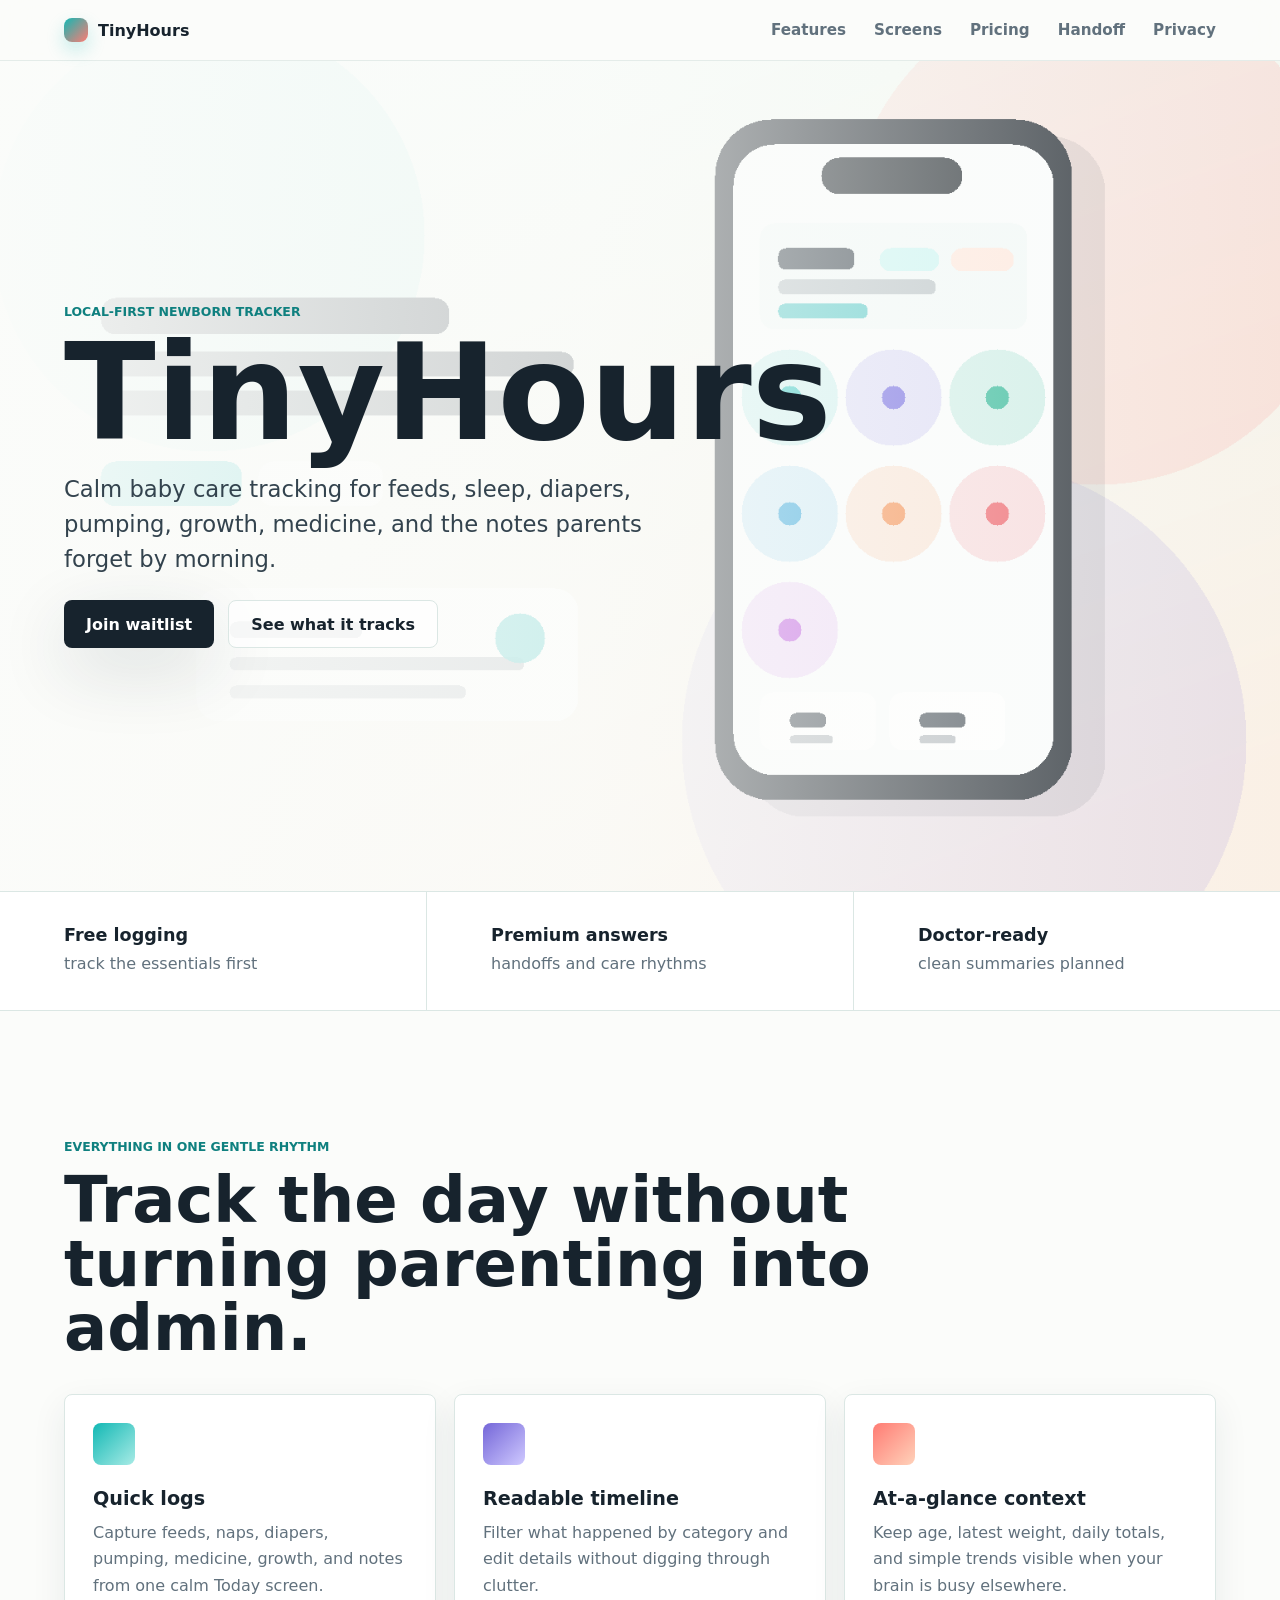
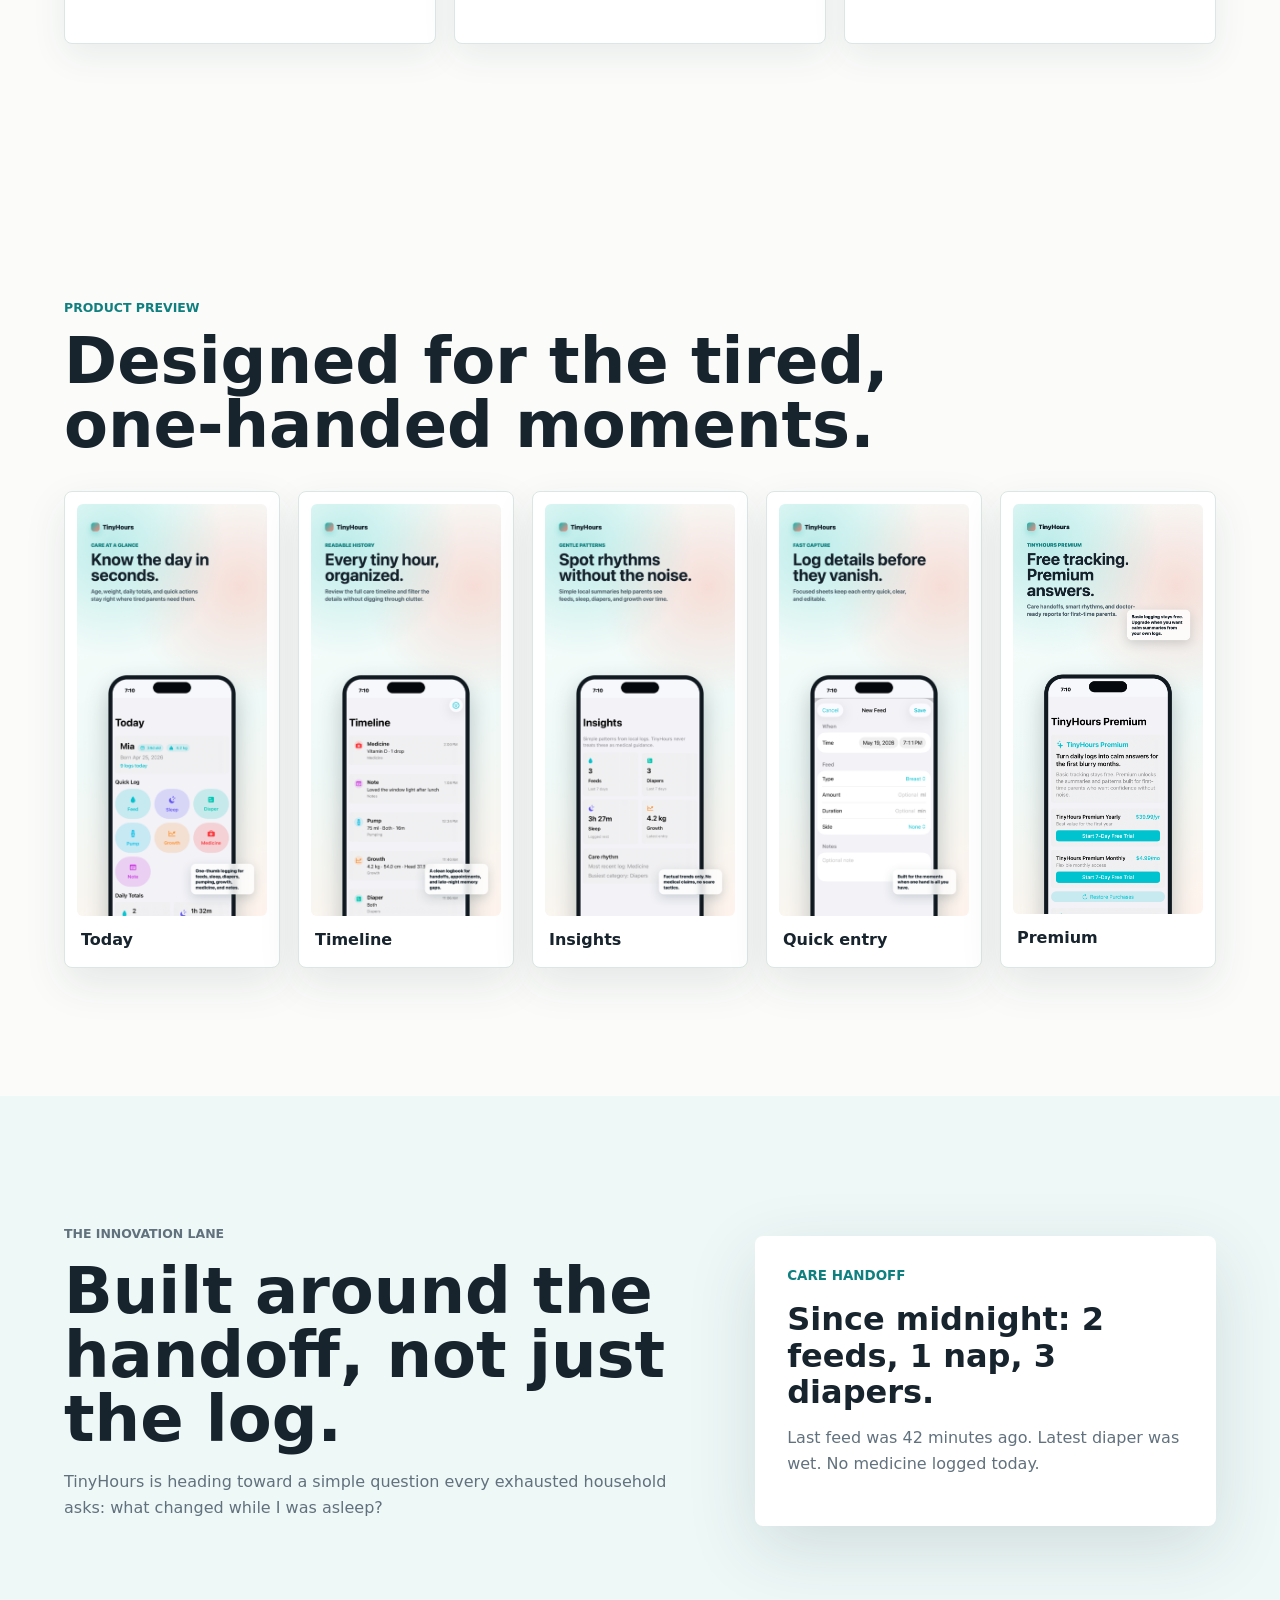
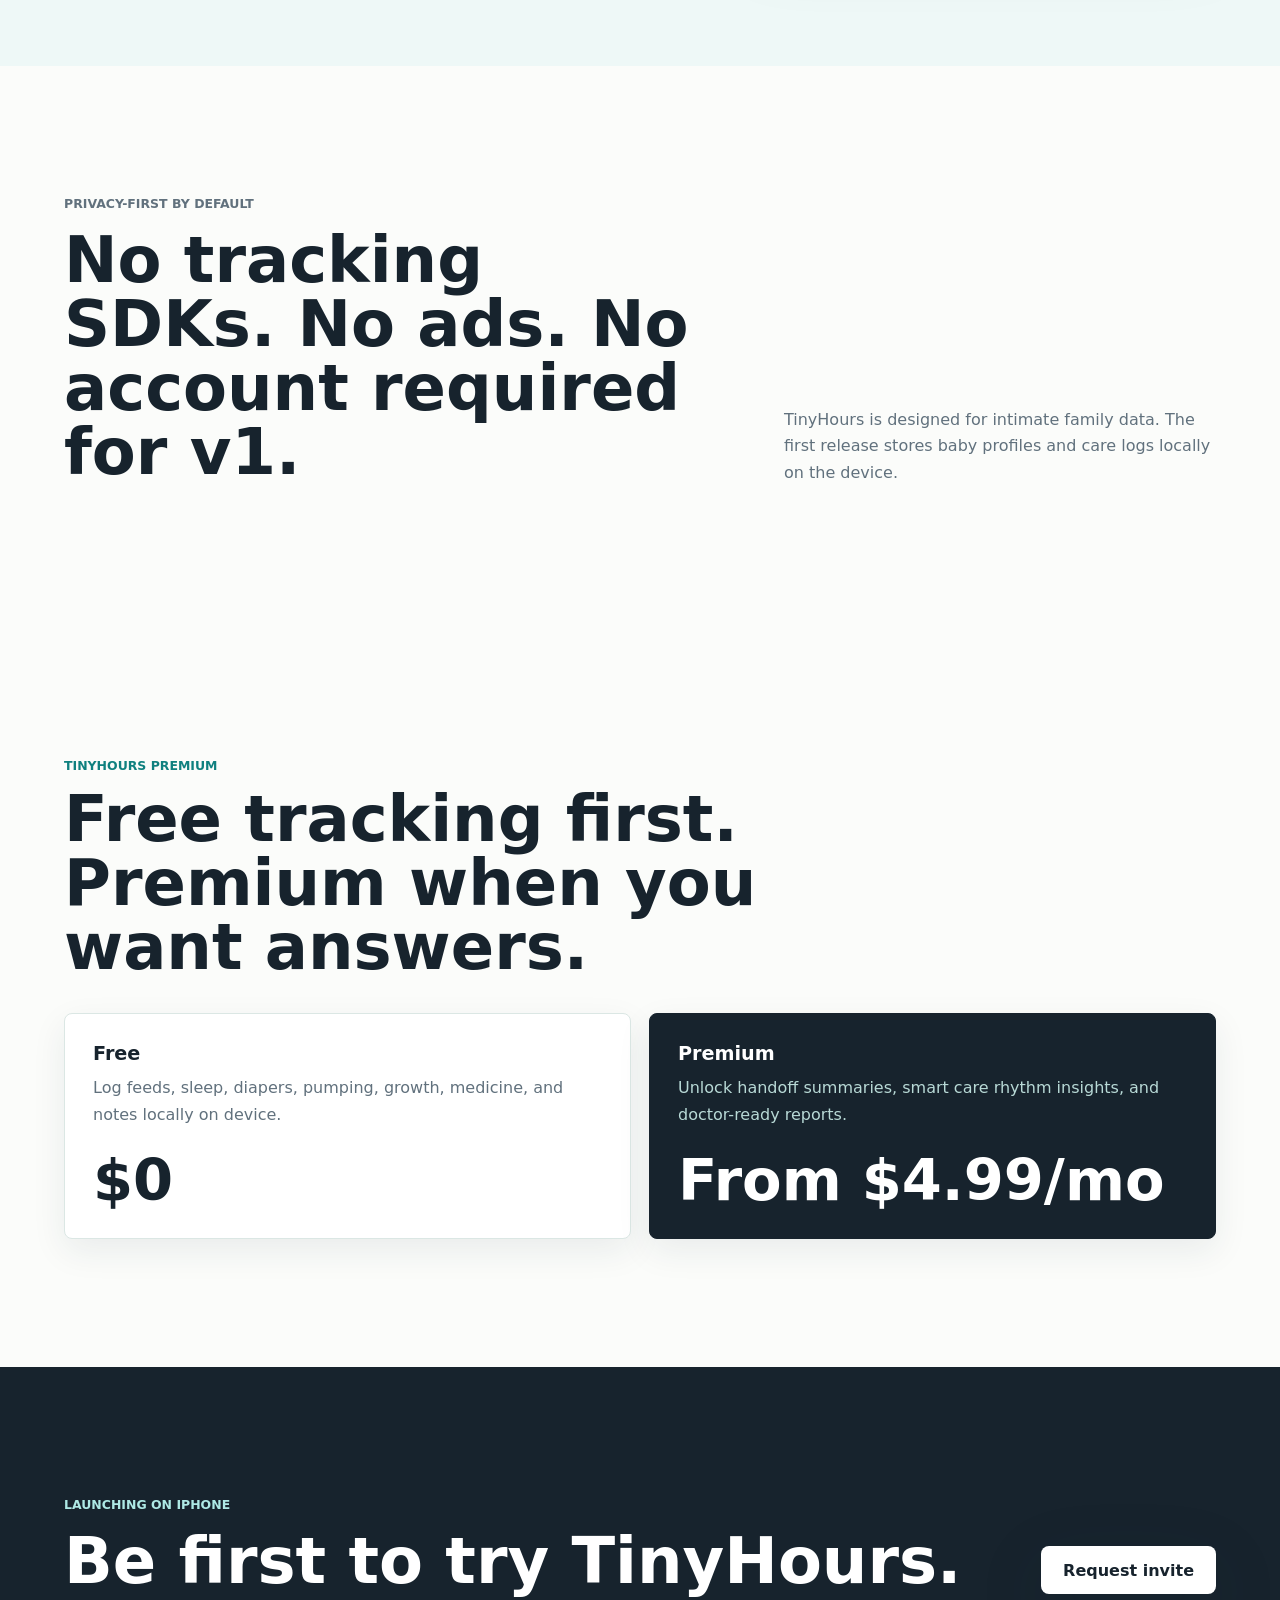
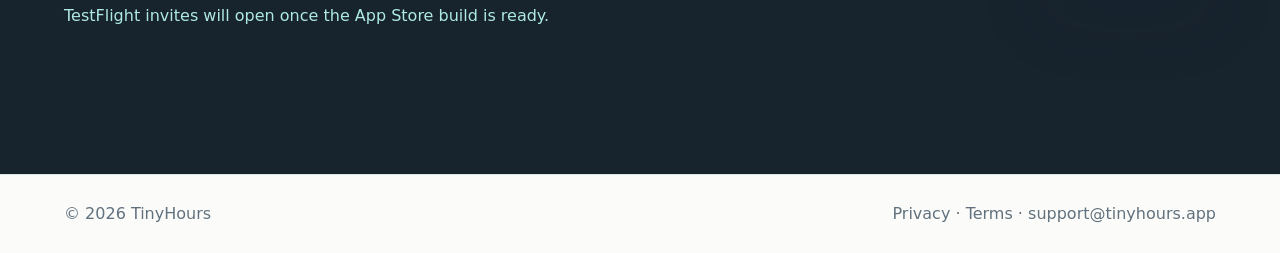
<file: index.html>
<!doctype html>
<html lang="en">
  <head>
    <meta charset="utf-8" />
    <meta name="viewport" content="width=device-width, initial-scale=1" />
    <meta
      name="description"
      content="TinyHours is a calm, local-first baby care tracker for feeds, sleep, diapers, growth, medicine, and notes."
    />
    <meta property="og:title" content="TinyHours" />
    <meta property="og:description" content="Calm baby care tracking for the first blurry months." />
    <meta property="og:image" content="assets/tinyhours-hero.png" />
    <title>TinyHours | Calm Baby Care Tracking</title>
    <link rel="stylesheet" href="styles.css" />
  </head>
  <body>
    <header class="site-header" aria-label="Primary navigation">
      <a class="brand" href="#top" aria-label="TinyHours home">
        <span class="brand-mark" aria-hidden="true"></span>
        <span>TinyHours</span>
      </a>
      <nav>
        <a href="#features">Features</a>
        <a href="#screenshots">Screens</a>
        <a href="#pricing">Pricing</a>
        <a href="#handoff">Handoff</a>
        <a href="#privacy">Privacy</a>
      </nav>
    </header>

    <main id="top">
      <section class="hero" aria-labelledby="hero-title">
        <img class="hero-image" src="assets/tinyhours-hero.png" alt="" />
        <div class="hero-copy">
          <p class="eyebrow">Local-first newborn tracker</p>
          <h1 id="hero-title">TinyHours</h1>
          <p class="hero-subtitle">
            Calm baby care tracking for feeds, sleep, diapers, pumping, growth, medicine, and the notes parents forget by morning.
          </p>
          <div class="hero-actions">
            <a class="button primary" href="#waitlist">Join waitlist</a>
            <a class="button secondary" href="#features">See what it tracks</a>
          </div>
        </div>
      </section>

      <section class="proof-band" aria-label="Product highlights">
        <div>
          <strong>Free logging</strong>
          <span>track the essentials first</span>
        </div>
        <div>
          <strong>Premium answers</strong>
          <span>handoffs and care rhythms</span>
        </div>
        <div>
          <strong>Doctor-ready</strong>
          <span>clean summaries planned</span>
        </div>
      </section>

      <section class="section" id="features">
        <div class="section-heading">
          <p class="eyebrow">Everything in one gentle rhythm</p>
          <h2>Track the day without turning parenting into admin.</h2>
        </div>
        <div class="feature-grid">
          <article class="feature-card">
            <span class="feature-icon feed" aria-hidden="true"></span>
            <h3>Quick logs</h3>
            <p>Capture feeds, naps, diapers, pumping, medicine, growth, and notes from one calm Today screen.</p>
          </article>
          <article class="feature-card">
            <span class="feature-icon timeline" aria-hidden="true"></span>
            <h3>Readable timeline</h3>
            <p>Filter what happened by category and edit details without digging through clutter.</p>
          </article>
          <article class="feature-card">
            <span class="feature-icon growth" aria-hidden="true"></span>
            <h3>At-a-glance context</h3>
            <p>Keep age, latest weight, daily totals, and simple trends visible when your brain is busy elsewhere.</p>
          </article>
        </div>
      </section>

      <section class="section screenshots" id="screenshots">
        <div class="section-heading">
          <p class="eyebrow">Product preview</p>
          <h2>Designed for the tired, one-handed moments.</h2>
        </div>
        <div class="screenshot-rail" aria-label="TinyHours app screenshots">
          <figure>
            <img src="assets/screenshots/today.png" alt="TinyHours Today screen with baby age, weight, quick logs, and daily totals." />
            <figcaption>Today</figcaption>
          </figure>
          <figure>
            <img src="assets/screenshots/timeline.png" alt="TinyHours Timeline screen showing organized baby care logs." />
            <figcaption>Timeline</figcaption>
          </figure>
          <figure>
            <img src="assets/screenshots/insights.png" alt="TinyHours Insights screen showing gentle care patterns." />
            <figcaption>Insights</figcaption>
          </figure>
          <figure>
            <img src="assets/screenshots/logging.png" alt="TinyHours feed logging form with focused entry fields." />
            <figcaption>Quick entry</figcaption>
          </figure>
          <figure>
            <img src="assets/screenshots/premium.png" alt="TinyHours Premium screen with yearly and monthly subscription options." />
            <figcaption>Premium</figcaption>
          </figure>
        </div>
      </section>

      <section class="handoff" id="handoff">
        <div class="handoff-copy">
          <p class="eyebrow">The innovation lane</p>
          <h2>Built around the handoff, not just the log.</h2>
          <p>
            TinyHours is heading toward a simple question every exhausted household asks:
            what changed while I was asleep?
          </p>
        </div>
        <div class="handoff-panel" aria-label="Example caregiver handoff">
          <span>Care handoff</span>
          <strong>Since midnight: 2 feeds, 1 nap, 3 diapers.</strong>
          <p>Last feed was 42 minutes ago. Latest diaper was wet. No medicine logged today.</p>
        </div>
      </section>

      <section class="section split" id="privacy">
        <div>
          <p class="eyebrow">Privacy-first by default</p>
          <h2>No tracking SDKs. No ads. No account required for v1.</h2>
        </div>
        <p>
          TinyHours is designed for intimate family data. The first release stores baby profiles and care logs locally on the device.
        </p>
      </section>

      <section class="section pricing" id="pricing">
        <div class="section-heading">
          <p class="eyebrow">TinyHours Premium</p>
          <h2>Free tracking first. Premium when you want answers.</h2>
        </div>
        <div class="pricing-grid">
          <article class="feature-card">
            <h3>Free</h3>
            <p>Log feeds, sleep, diapers, pumping, growth, medicine, and notes locally on device.</p>
            <strong>$0</strong>
          </article>
          <article class="feature-card premium-card">
            <h3>Premium</h3>
            <p>Unlock handoff summaries, smart care rhythm insights, and doctor-ready reports.</p>
            <strong>From $4.99/mo</strong>
          </article>
        </div>
      </section>

      <section class="waitlist" id="waitlist">
        <div>
          <p class="eyebrow">Launching on iPhone</p>
          <h2>Be first to try TinyHours.</h2>
          <p>TestFlight invites will open once the App Store build is ready.</p>
        </div>
        <a class="button primary" href="mailto:support@tinyhours.app?subject=TinyHours%20waitlist">Request invite</a>
      </section>
    </main>

    <footer>
      <span>© 2026 TinyHours</span>
      <span>
        <a href="privacy.html">Privacy</a>
        ·
        <a href="terms.html">Terms</a>
        ·
        <a href="mailto:support@tinyhours.app">support@tinyhours.app</a>
      </span>
    </footer>
  </body>
</html>
</file>
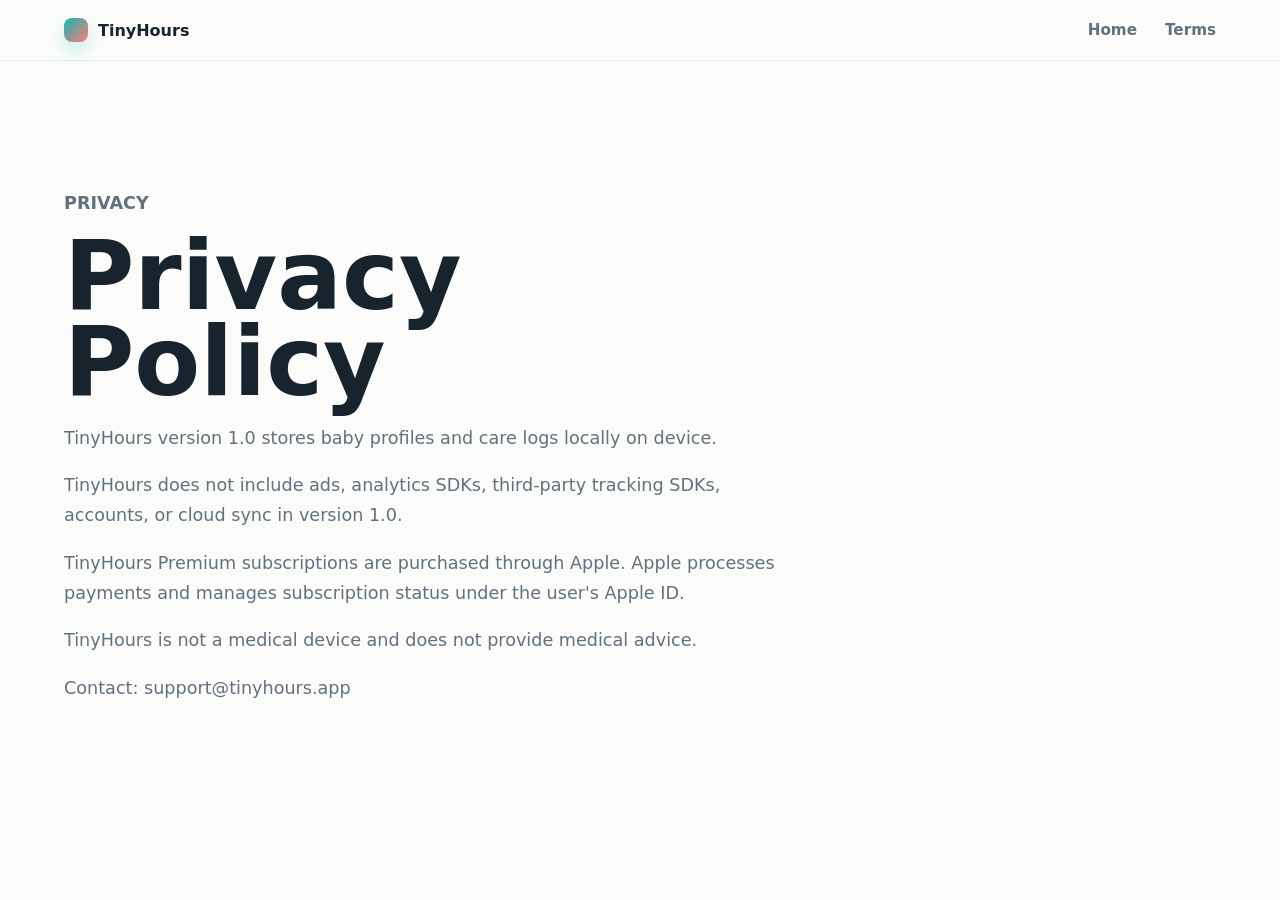
<file: privacy.html>
<!doctype html>
<html lang="en">
  <head>
    <meta charset="utf-8" />
    <meta name="viewport" content="width=device-width, initial-scale=1" />
    <title>TinyHours Privacy Policy</title>
    <link rel="stylesheet" href="styles.css" />
  </head>
  <body>
    <header class="site-header">
      <a class="brand" href="index.html"><span class="brand-mark" aria-hidden="true"></span><span>TinyHours</span></a>
      <nav><a href="index.html">Home</a><a href="terms.html">Terms</a></nav>
    </header>
    <main class="legal-page">
      <p class="eyebrow">Privacy</p>
      <h1>Privacy Policy</h1>
      <p>TinyHours version 1.0 stores baby profiles and care logs locally on device.</p>
      <p>TinyHours does not include ads, analytics SDKs, third-party tracking SDKs, accounts, or cloud sync in version 1.0.</p>
      <p>TinyHours Premium subscriptions are purchased through Apple. Apple processes payments and manages subscription status under the user's Apple ID.</p>
      <p>TinyHours is not a medical device and does not provide medical advice.</p>
      <p>Contact: <a href="mailto:support@tinyhours.app">support@tinyhours.app</a></p>
    </main>
  </body>
</html>
</file>
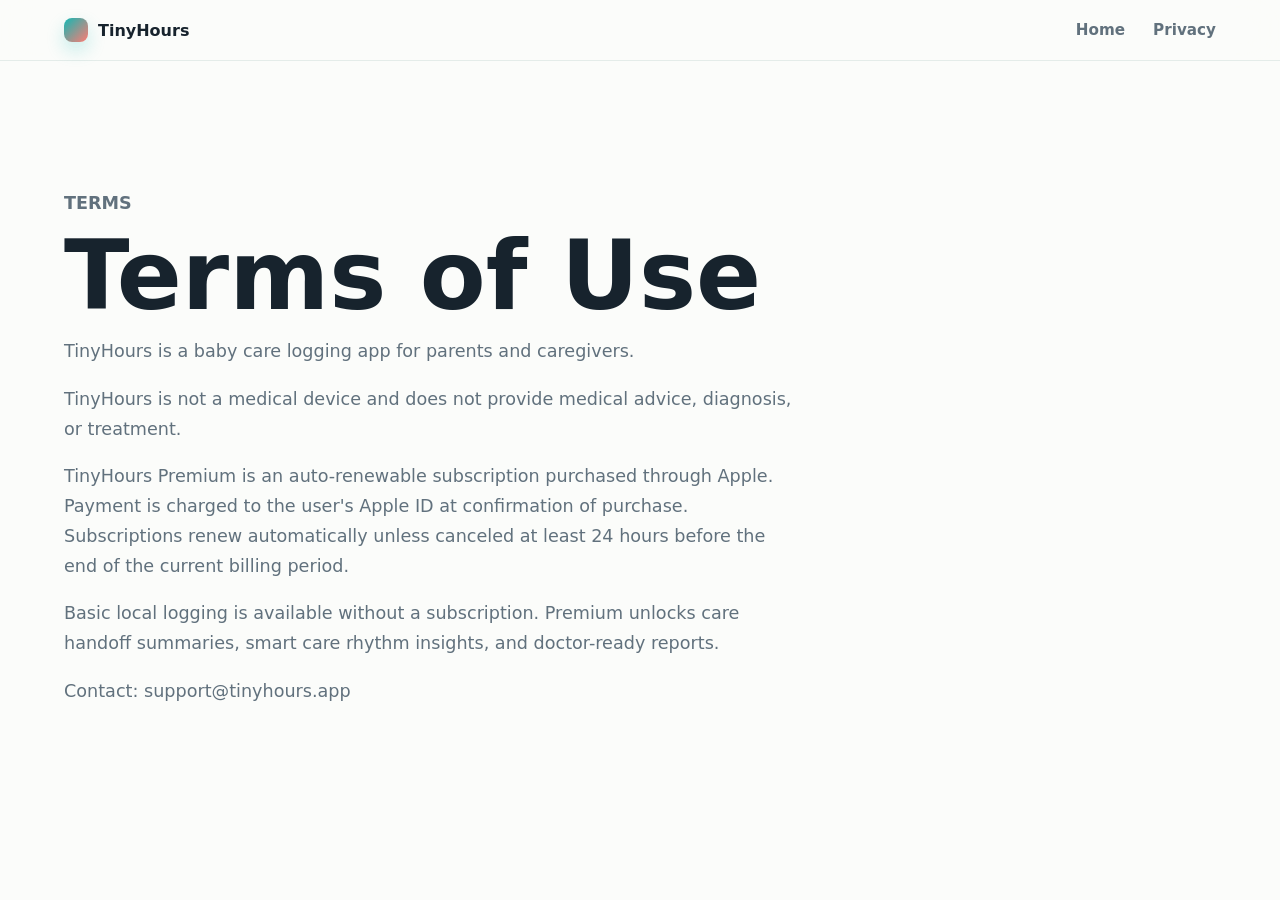
<file: terms.html>
<!doctype html>
<html lang="en">
  <head>
    <meta charset="utf-8" />
    <meta name="viewport" content="width=device-width, initial-scale=1" />
    <title>TinyHours Terms</title>
    <link rel="stylesheet" href="styles.css" />
  </head>
  <body>
    <header class="site-header">
      <a class="brand" href="index.html"><span class="brand-mark" aria-hidden="true"></span><span>TinyHours</span></a>
      <nav><a href="index.html">Home</a><a href="privacy.html">Privacy</a></nav>
    </header>
    <main class="legal-page">
      <p class="eyebrow">Terms</p>
      <h1>Terms of Use</h1>
      <p>TinyHours is a baby care logging app for parents and caregivers.</p>
      <p>TinyHours is not a medical device and does not provide medical advice, diagnosis, or treatment.</p>
      <p>TinyHours Premium is an auto-renewable subscription purchased through Apple. Payment is charged to the user's Apple ID at confirmation of purchase. Subscriptions renew automatically unless canceled at least 24 hours before the end of the current billing period.</p>
      <p>Basic local logging is available without a subscription. Premium unlocks care handoff summaries, smart care rhythm insights, and doctor-ready reports.</p>
      <p>Contact: <a href="mailto:support@tinyhours.app">support@tinyhours.app</a></p>
    </main>
  </body>
</html>
</file>
<file: styles.css>
:root {
  color-scheme: light;
  --ink: #17232d;
  --muted: #61717d;
  --paper: #fbfcfa;
  --wash: #eef8f7;
  --teal: #12b8b4;
  --teal-dark: #0f807f;
  --coral: #ff7b73;
  --plum: #7466d8;
  --line: #dbe7e4;
  --shadow: 0 22px 70px rgba(28, 53, 61, 0.14);
}

* {
  box-sizing: border-box;
}

html {
  scroll-behavior: smooth;
}

body {
  margin: 0;
  background: var(--paper);
  color: var(--ink);
  font-family: ui-sans-serif, system-ui, -apple-system, BlinkMacSystemFont, "Segoe UI", sans-serif;
}

a {
  color: inherit;
  text-decoration: none;
}

.site-header {
  position: sticky;
  top: 0;
  z-index: 20;
  display: flex;
  align-items: center;
  justify-content: space-between;
  gap: 24px;
  padding: 18px clamp(20px, 5vw, 72px);
  background: rgba(251, 252, 250, 0.86);
  border-bottom: 1px solid rgba(219, 231, 228, 0.72);
  backdrop-filter: blur(18px);
}

.brand {
  display: inline-flex;
  align-items: center;
  gap: 10px;
  font-weight: 800;
}

.brand-mark {
  width: 24px;
  height: 24px;
  border-radius: 8px;
  background: linear-gradient(135deg, var(--teal), var(--coral));
  box-shadow: 0 8px 18px rgba(18, 184, 180, 0.24);
}

nav {
  display: flex;
  gap: clamp(14px, 3vw, 28px);
  color: var(--muted);
  font-size: 0.95rem;
  font-weight: 700;
}

.hero {
  position: relative;
  min-height: calc(100vh - 70px);
  display: grid;
  align-items: center;
  padding: clamp(68px, 9vw, 120px) clamp(20px, 5vw, 72px);
  overflow: hidden;
}

.hero-image {
  position: absolute;
  inset: 0;
  width: 100%;
  height: 100%;
  object-fit: cover;
}

.hero::after {
  content: "";
  position: absolute;
  inset: 0;
  background: linear-gradient(90deg, rgba(251, 252, 250, 0.96) 0%, rgba(251, 252, 250, 0.78) 46%, rgba(251, 252, 250, 0.14) 100%);
}

.hero-copy {
  position: relative;
  z-index: 1;
  max-width: 700px;
}

.eyebrow {
  margin: 0 0 14px;
  color: var(--teal-dark);
  font-size: 0.78rem;
  font-weight: 900;
  letter-spacing: 0;
  text-transform: uppercase;
}

h1,
h2,
h3,
p {
  margin-top: 0;
}

h1 {
  margin-bottom: 18px;
  font-size: clamp(4rem, 11vw, 8.4rem);
  line-height: 0.9;
  letter-spacing: 0;
}

h2 {
  margin-bottom: 18px;
  font-size: clamp(2rem, 5vw, 4.2rem);
  line-height: 1;
  letter-spacing: 0;
}

h3 {
  margin-bottom: 10px;
  font-size: 1.2rem;
}

.hero-subtitle {
  max-width: 620px;
  color: #33434e;
  font-size: clamp(1.08rem, 2.5vw, 1.42rem);
  line-height: 1.55;
}

.hero-actions,
.waitlist {
  display: flex;
  align-items: center;
  flex-wrap: wrap;
  gap: 14px;
}

.button {
  display: inline-flex;
  align-items: center;
  justify-content: center;
  min-height: 48px;
  padding: 0 22px;
  border-radius: 8px;
  font-weight: 800;
}

.button.primary {
  color: white;
  background: var(--ink);
  box-shadow: var(--shadow);
}

.button.secondary {
  color: var(--ink);
  background: rgba(255, 255, 255, 0.72);
  border: 1px solid var(--line);
}

.proof-band {
  display: grid;
  grid-template-columns: repeat(3, 1fr);
  gap: 1px;
  background: var(--line);
  border-block: 1px solid var(--line);
}

.proof-band div {
  display: grid;
  gap: 6px;
  min-height: 118px;
  align-content: center;
  padding: 24px clamp(20px, 5vw, 72px);
  background: white;
}

.proof-band strong {
  font-size: 1.1rem;
}

.proof-band span,
.feature-card p,
.handoff-copy p,
.handoff-panel p,
.split p,
.waitlist p,
footer {
  color: var(--muted);
  line-height: 1.65;
}

.legal-page {
  max-width: 860px;
  padding: clamp(70px, 10vw, 130px) clamp(20px, 5vw, 72px);
}

.legal-page h1 {
  font-size: clamp(3.5rem, 9vw, 6rem);
}

.legal-page p {
  color: var(--muted);
  font-size: 1.1rem;
  line-height: 1.7;
}

.section,
.handoff,
.waitlist {
  padding: clamp(70px, 10vw, 130px) clamp(20px, 5vw, 72px);
}

.section-heading {
  max-width: 860px;
  margin-bottom: 34px;
}

.feature-grid {
  display: grid;
  grid-template-columns: repeat(3, minmax(0, 1fr));
  gap: 18px;
}

.screenshots {
  overflow: hidden;
}

.screenshot-rail {
  display: grid;
  grid-template-columns: repeat(auto-fit, minmax(190px, 1fr));
  gap: 18px;
}

.screenshot-rail figure {
  margin: 0;
  padding: 12px 12px 18px;
  border: 1px solid var(--line);
  border-radius: 8px;
  background: white;
  box-shadow: 0 16px 42px rgba(28, 53, 61, 0.1);
}

.screenshot-rail img {
  display: block;
  width: 100%;
  border-radius: 6px;
}

.screenshot-rail figcaption {
  padding: 14px 4px 0;
  color: var(--ink);
  font-weight: 850;
}

.feature-card {
  padding: 28px;
  border: 1px solid var(--line);
  border-radius: 8px;
  background: white;
  box-shadow: 0 12px 34px rgba(28, 53, 61, 0.08);
}

.pricing-grid {
  display: grid;
  grid-template-columns: repeat(2, minmax(0, 1fr));
  gap: 18px;
}

.pricing-grid strong {
  display: block;
  margin-top: 24px;
  font-size: clamp(2rem, 5vw, 3.6rem);
  line-height: 1;
}

.premium-card {
  color: white;
  background: var(--ink);
  border-color: var(--ink);
}

.premium-card p {
  color: #b8d9d6;
}

.feature-icon {
  display: block;
  width: 42px;
  height: 42px;
  margin-bottom: 22px;
  border-radius: 8px;
}

.feature-icon.feed {
  background: linear-gradient(135deg, var(--teal), #a8ebe6);
}

.feature-icon.timeline {
  background: linear-gradient(135deg, var(--plum), #cfc9ff);
}

.feature-icon.growth {
  background: linear-gradient(135deg, var(--coral), #ffd2ba);
}

.handoff {
  display: grid;
  grid-template-columns: minmax(0, 1fr) minmax(320px, 0.75fr);
  gap: clamp(28px, 6vw, 82px);
  align-items: center;
  background: var(--wash);
}

.handoff-panel {
  padding: 32px;
  border-radius: 8px;
  background: white;
  box-shadow: var(--shadow);
}

.handoff-panel span {
  display: block;
  margin-bottom: 18px;
  color: var(--teal-dark);
  font-size: 0.84rem;
  font-weight: 900;
  text-transform: uppercase;
}

.handoff-panel strong {
  display: block;
  margin-bottom: 14px;
  font-size: clamp(1.4rem, 3vw, 2rem);
  line-height: 1.14;
}

.split {
  display: grid;
  grid-template-columns: minmax(0, 0.9fr) minmax(280px, 0.6fr);
  gap: clamp(24px, 6vw, 72px);
  align-items: end;
}

.waitlist {
  justify-content: space-between;
  background: var(--ink);
  color: white;
}

.waitlist .eyebrow,
.waitlist p {
  color: #aee9e5;
}

.waitlist h2 {
  margin-bottom: 10px;
}

.waitlist .button.primary {
  color: var(--ink);
  background: white;
}

footer {
  display: flex;
  justify-content: space-between;
  gap: 16px;
  padding: 26px clamp(20px, 5vw, 72px);
  border-top: 1px solid var(--line);
}

@media (max-width: 800px) {
  .site-header {
    align-items: flex-start;
    flex-direction: column;
  }

  nav {
    width: 100%;
    justify-content: space-between;
  }

  .hero {
    min-height: 780px;
    align-items: start;
  }

  .hero::after {
    background: linear-gradient(180deg, rgba(251, 252, 250, 0.98) 0%, rgba(251, 252, 250, 0.84) 54%, rgba(251, 252, 250, 0.32) 100%);
  }

  .hero-copy {
    padding-top: 32px;
  }

  .proof-band,
  .feature-grid,
  .pricing-grid,
  .screenshot-rail,
  .handoff,
  .split {
    grid-template-columns: 1fr;
  }

  .proof-band div {
    min-height: 96px;
  }

  footer {
    flex-direction: column;
  }
}
</file>
